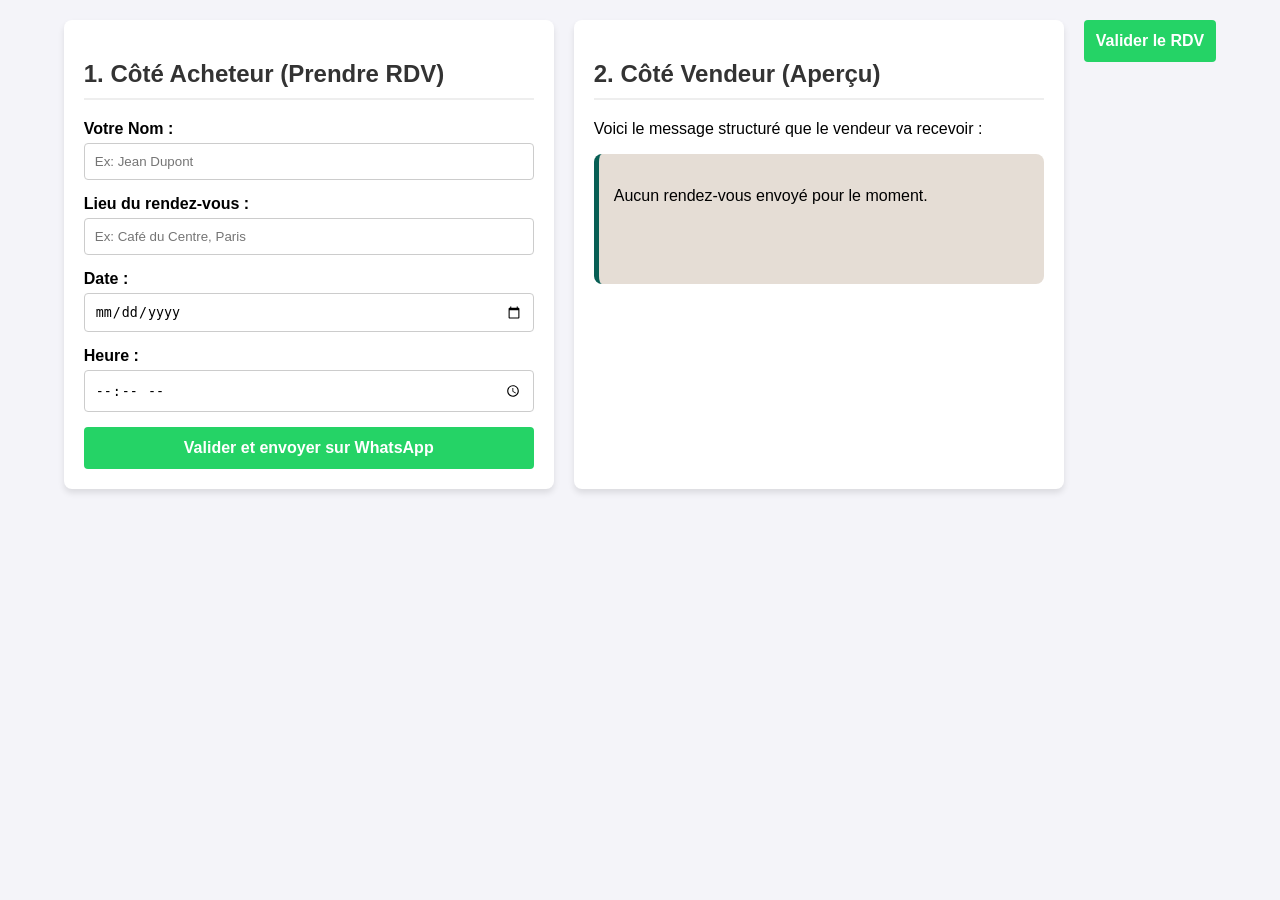
<file: face-a-face.html>
<!DOCTYPE html>
<html lang="fr">
<head>
    <meta charset="UTF-8">
    <meta name="viewport" content="width=device-width, initial-scale=1.0">
    <title>Organisation de Rendez-vous</title>
    <style>
        body {
            font-family: Arial, sans-serif;
            background-color: #f4f4f9;
            margin: 0;
            padding: 20px;
            display: flex;
            justify-content: center;
            gap: 20px;
            flex-wrap: wrap;
        }
        .container {
            background: white;
            padding: 20px;
            border-radius: 8px;
            box-shadow: 0 4px 6px rgba(0,0,0,0.1);
            width: 100%;
            max-width: 450px;
        }
        h2 {
            color: #333;
            border-bottom: 2px solid #eee;
            padding-bottom: 10px;
        }
        .form-group {
            margin-bottom: 15px;
        }
        label {
            display: block;
            margin-bottom: 5px;
            font-weight: bold;
        }
        input, select {
            width: 100%;
            padding: 10px;
            border: 1px solid #ccc;
            border-radius: 4px;
            box-sizing: border-box;
        }
        button {
            width: 100%;
            padding: 12px;
            background-color: #25D366; /* Couleur WhatsApp */
            color: white;
            border: none;
            border-radius: 4px;
            font-size: 16px;
            cursor: pointer;
            font-weight: bold;
        }
        button:hover {
            background-color: #128C7E;
        }
        .vendeur-box {
            background-color: #e5ddd5; /* Fond style WhatsApp */
            padding: 15px;
            border-radius: 8px;
            min-height: 100px;
            white-space: pre-line;
            border-left: 5px solid #075e54;
        }
    </style>
</head>
<body>

    <div class="container">
        <h2>1. Côté Acheteur (Prendre RDV)</h2>
        <form id="rdvForm">
            <div class="form-group">
                <label for="nom">Votre Nom :</label>
                <input type="text" id="nom" placeholder="Ex: Jean Dupont" required>
            </div>
            
            <div class="form-group">
                <label for="lieu">Lieu du rendez-vous :</label>
                <input type="text" id="lieu" placeholder="Ex: Café du Centre, Paris" required>
            </div>
            
            <div class="form-group">
                <label for="date">Date :</label>
                <input type="date" id="date" required>
            </div>
            
            <div class="form-group">
                <label for="heure">Heure :</label>
                <input type="time" id="heure" required>
            </div>
            
            <button type="button" onclick="envoyerWhatsApp()">Valider et envoyer sur WhatsApp</button>
        </form>
    </div>

    <div class="container">
        <h2>2. Côté Vendeur (Aperçu)</h2>
        <p>Voici le message structuré que le vendeur va recevoir :</p>
        <div class="vendeur-box" id="aperçuMessage">
            Aucun rendez-vous envoyé pour le moment.
        </div>
    </div>

    <script>
        function envoyerWhatsApp() {
            // Récupération des données du formulaire
            const nom = document.getElementById('nom').value;
            const lieu = document.getElementById('lieu').value;
            const date = document.getElementById('date').value;
            const heure = document.getElementById('heure').value;

            // Vérification que tous les champs sont remplis
            if (!nom || !lieu || !date || !heure) {
                alert("Veuillez remplir tous les champs avant de valider.");
                return;
            }

            // Construction du message structuré
            const message = `Bonjour, je souhaite confirmer le rendez-vous :\n\n` +
                            `👤 *Nom :* ${nom}\n` +
                            `📍 *Lieu :* ${lieu}\n` +
                            `📅 *Date :* ${date}\n` +
                            `⏰ *Heure :* ${heure}`;

            // 1. Simuler l'affichage côté vendeur sur la page
            document.getElementById('aperçuMessage').innerText = message;

            // 2. Ouvrir WhatsApp avec le message pré-rempli
            // REMPLACEZ '1234567890' par votre vrai numéro de téléphone (avec l'indicatif pays, ex: 33612345678 pour la France)
            const numeroTelephone = "1234567890"; 
            const urlWhatsApp = `https://wa.me/${numeroTelephone}?text=${encodeURIComponent(message)}`;
            
            // Ouvre l'application ou le site WhatsApp dans un nouvel onglet
            window.open(urlWhatsApp, '_blank');
        }
    </script>
    <form id="rdvForm">
        <button type="button" onclick="envoyerWhatsApp()">Valider le RDV</button>
    </form>

    <script>
        // 1. On récupère dynamiquement le numéro du vendeur 
        // (généré par ton serveur/base de données)
        const numeroDuVendeurConcerne = "33612345678"; // Ce numéro changera selon le vendeur

        function envoyerWhatsApp() {
            const nom = document.getElementById('nom').value;
            const lieu = document.getElementById('lieu').value;
            const date = document.getElementById('date').value;
            const heure = document.getElementById('heure').value;

            const message = `Bonjour, je souhaite confirmer le rendez-vous :\n\n👤 *Nom :* ${nom}\n📍 *Lieu :* ${lieu}\n📅 *Date :* ${date}\n⏰ *Heure :* ${heure}`;

            // 2. On utilise la variable du numéro ici
            const urlWhatsApp = `https://wa.me/${numeroDuVendeurConcerne}?text=${encodeURIComponent(message)}`;
            
            window.open(urlWhatsApp, '_blank');
        }
    </script>

</body>
</html>
</file>
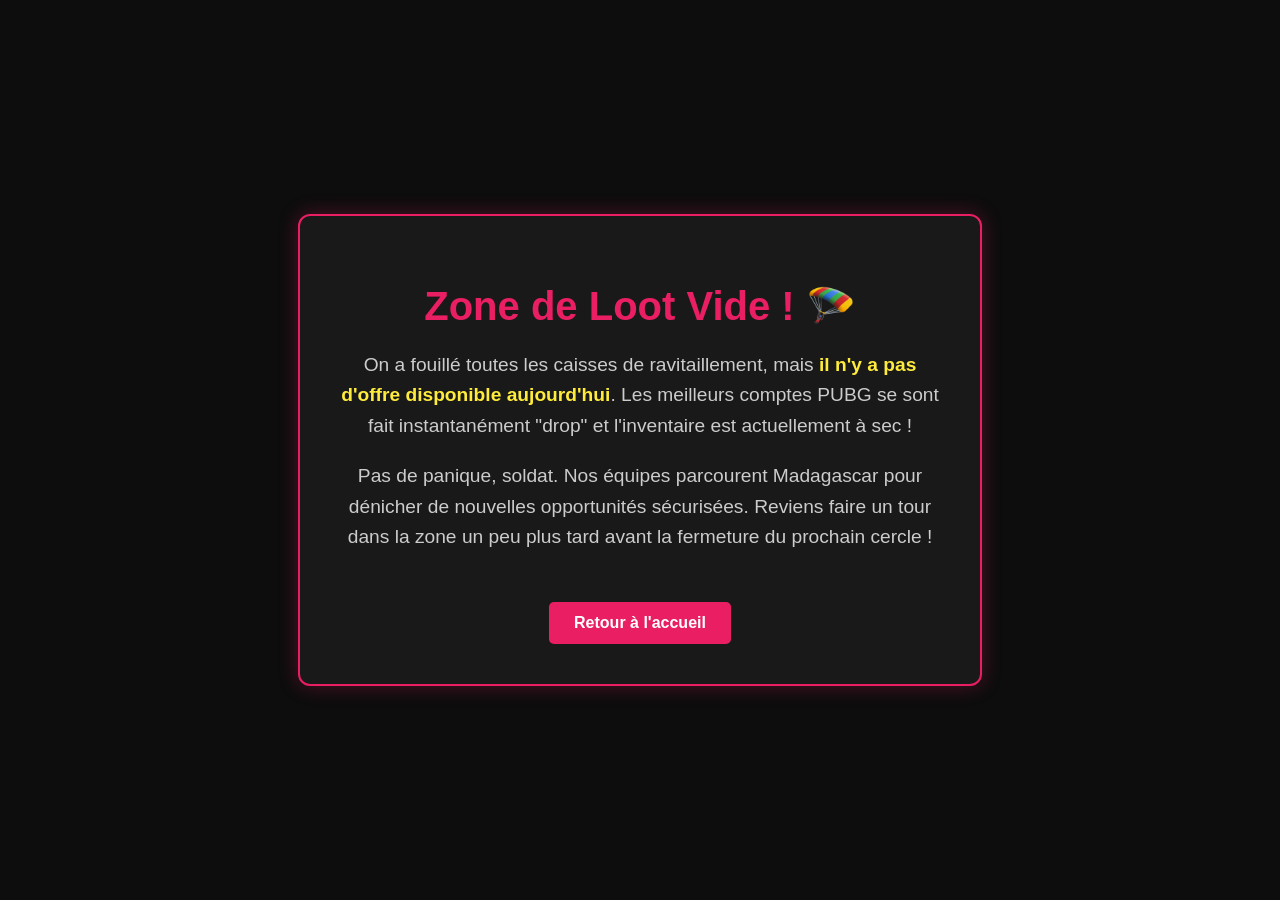
<file: offre.html>
<!DOCTYPE html>
<html lang="fr">
<head>
    <meta charset="UTF-8">
    <meta name="viewport" content="width=device-width, initial-scale=1.0">
    <title>Gameur Store Mada - Offres</title>
    <style>
        body {
            background-color: #0d0d0d; /* Fond sombre style gaming */
            color: #ffffff;
            font-family: 'Segoe UI', Tahoma, Geneva, Verdana, sans-serif;
            margin: 0;
            padding: 0;
            display: flex;
            justify-content: center;
            align-items: center;
            height: 100vh;
            text-align: center;
        }
        .container {
            max-width: 600px;
            padding: 40px;
            background: rgba(255, 255, 255, 0.05);
            border-radius: 12px;
            border: 2px solid #e91e63; /* Bordure rose/rouge comme ton thème PUBG */
            box-shadow: 0 0 20px rgba(233, 30, 99, 0.3);
        }
        h1 {
            color: #e91e63;
            font-size: 2.5rem;
            margin-bottom: 20px;
        }
        p {
            font-size: 1.2rem;
            line-height: 1.6;
            color: #cccccc;
        }
        .highlight {
            color: #ffeb3b; /* Jaune pour attirer l'attention */
            font-weight: bold;
        }
        .btn-retour {
            display: inline-block;
            margin-top: 30px;
            padding: 12px 25px;
            background-color: #e91e63;
            color: white;
            text-decoration: none;
            border-radius: 5px;
            font-weight: bold;
            transition: 0.3s;
        }
        .btn-retour:hover {
            background-color: #ad1457;
            box-shadow: 0 0 10px rgba(233, 30, 99, 0.5);
        }
    </style>
</head>
<body>

    <div class="container">
        <h1>Zone de Loot Vide ! 🪂</h1>
        
        <p>
            On a fouillé toutes les caisses de ravitaillement, mais <span class="highlight">il n'y a pas d'offre disponible aujourd'hui</span>. 
            Les meilleurs comptes PUBG se sont fait instantanément "drop" et l'inventaire est actuellement à sec !
        </p>
        
        <p>
            Pas de panique, soldat. Nos équipes parcourent Madagascar pour dénicher de nouvelles opportunités sécurisées. 
            Reviens faire un tour dans la zone un peu plus tard avant la fermeture du prochain cercle !
        </p>

        <a href="index.html" class="btn-retour">Retour à l'accueil</a>
    </div>

</body>
</html>
</file>
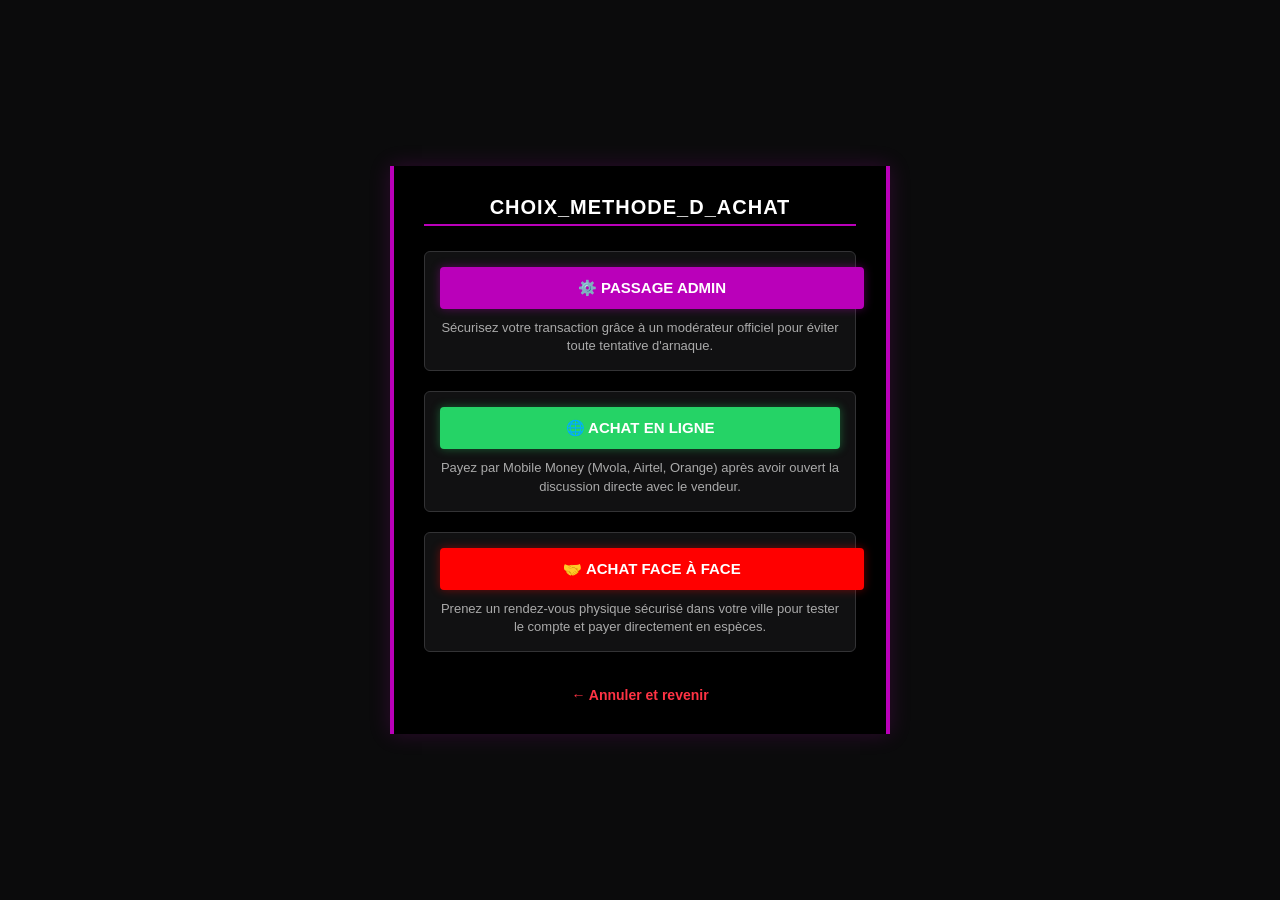
<file: option.html>
<!DOCTYPE html>
<html lang="fr">
<head>
    <meta charset="UTF-8">
    <meta name="viewport" content="width=device-width, initial-scale=1.0">
    <title>Options d'achat - Gameur Store</title>
    <style>
        body {
            background-color: #0b0b0c;
            color: #ffffff;
            font-family: 'Segoe UI', Tahoma, Geneva, Verdana, sans-serif;
            margin: 0;
            padding: 0;
            display: flex;
            justify-content: center;
            align-items: center;
            min-height: 100vh;
        }
        .options-container {
            width: 100%;
            max-width: 500px;
            background: #000000;
            padding: 30px;
            border-left: 4px solid #ba00ba;
            border-right: 4px solid #ba00ba;
            box-shadow: 0 0 20px rgba(186, 0, 186, 0.2);
            box-sizing: border-box;
            text-align: center;
        }
        .title-neon {
            color: #ffffff;
            font-size: 20px;
            font-weight: bold;
            text-transform: uppercase;
            letter-spacing: 1px;
            margin-bottom: 25px;
            border-bottom: 2px solid #ba00ba;
            padding-bottom: 5px;
        }
        .option-block {
            background: #111112;
            border: 1px solid #333335;
            padding: 15px;
            border-radius: 6px;
            margin-bottom: 20px;
            transition: transform 0.2s, border-color 0.2s;
        }
        .option-block:hover {
            border-color: #ba00ba;
            transform: scale(1.02);
        }
        .btn-gaming {
            width: 100%;
            color: white;
            border: none;
            padding: 12px;
            border-radius: 4px;
            font-weight: bold;
            font-size: 15px;
            cursor: pointer;
            text-transform: uppercase;
            margin-bottom: 10px;
            display: inline-block;
            text-decoration: none;
        }
        .btn-admin {
            background: #ba00ba;
            box-shadow: 0 0 10px rgba(186, 0, 186, 0.4);
        }
        .btn-online {
            background: #25D366;
            box-shadow: 0 0 10px rgba(37, 211, 102, 0.4);
        }
        .btn-face {
            background: #ff0000;
            box-shadow: 0 0 10px rgba(255, 0, 0, 0.4);
        }
        .small-phrase {
            color: #aaaaaa;
            font-size: 13px;
            line-height: 1.4;
            margin: 0;
        }
        .back-btn {
            color: #ff3344;
            text-decoration: none;
            font-weight: bold;
            display: inline-block;
            margin-top: 15px;
            font-size: 14px;
        }
    </style>
</head>
<body>

    <div class="options-container">
        <div class="title-neon">CHOIX_METHODE_D_ACHAT</div>
        
        <div class="option-block">
            <a href="admin-process.html" class="btn-gaming btn-admin">⚙️ Passage Admin</a>
            <p class="small-phrase">Sécurisez votre transaction grâce à un modérateur officiel pour éviter toute tentative d'arnaque.</p>
        </div>

    <div class="option-block">
    <button onclick="lancerAchatEnLigne()" class="btn-gaming btn-online" style="width: 100%; border: none;">
        🌐 Achat en ligne
    </button>
    <p class="small-phrase">Payez par Mobile Money (Mvola, Airtel, Orange) après avoir ouvert la discussion directe avec le vendeur.</p>
</div>

        <div class="option-block">
            <a href="face-a-face.html" class="btn-gaming btn-face">🤝 Achat Face à Face</a>
            <p class="small-phrase">Prenez un rendez-vous physique sécurisé dans votre ville pour tester le compte et payer directement en espèces.</p>
        </div>

        <a href="acheter.html" class="back-btn">← Annuler et revenir</a>
    </div>
<script>
    function lancerAchatEnLigne() {
        // 1. On récupère les infos du compte PUBG et le téléphone du vendeur
        const annonce = JSON.parse(localStorage.getItem('annonceSelectionnee'));
        
        if (annonce && annonce.telephone) {
            const numeroVendeur = annonce.telephone;
            const titreCompte = encodeURIComponent(annonce.titre || 'Compte PUBG');
            
            // 2. On prépare le message d'alerte pour WhatsApp
            const messageWhatsApp = `Salut ! Je viens de cliquer sur 'Acheter Direct' pour ton compte PUBG (${titreCompte}). Rejoins-moi vite sur le tchat du site pour qu'on fasse l'échange !`;
            const lienWhatsApp = `https://wa.me/${numeroVendeur}?text=${messageWhatsApp}`;
            
            // 3. Action : On ouvre d'abord WhatsApp dans un nouvel onglet pour alerter le vendeur
            window.open(lienWhatsApp, '_blank');
        }

        // 4. On redirige immédiatement l'acheteur sur le tchat en direct
        window.location.href = "achat-en-ligne.html";
    }
</script>
</body>
</html>
</file>
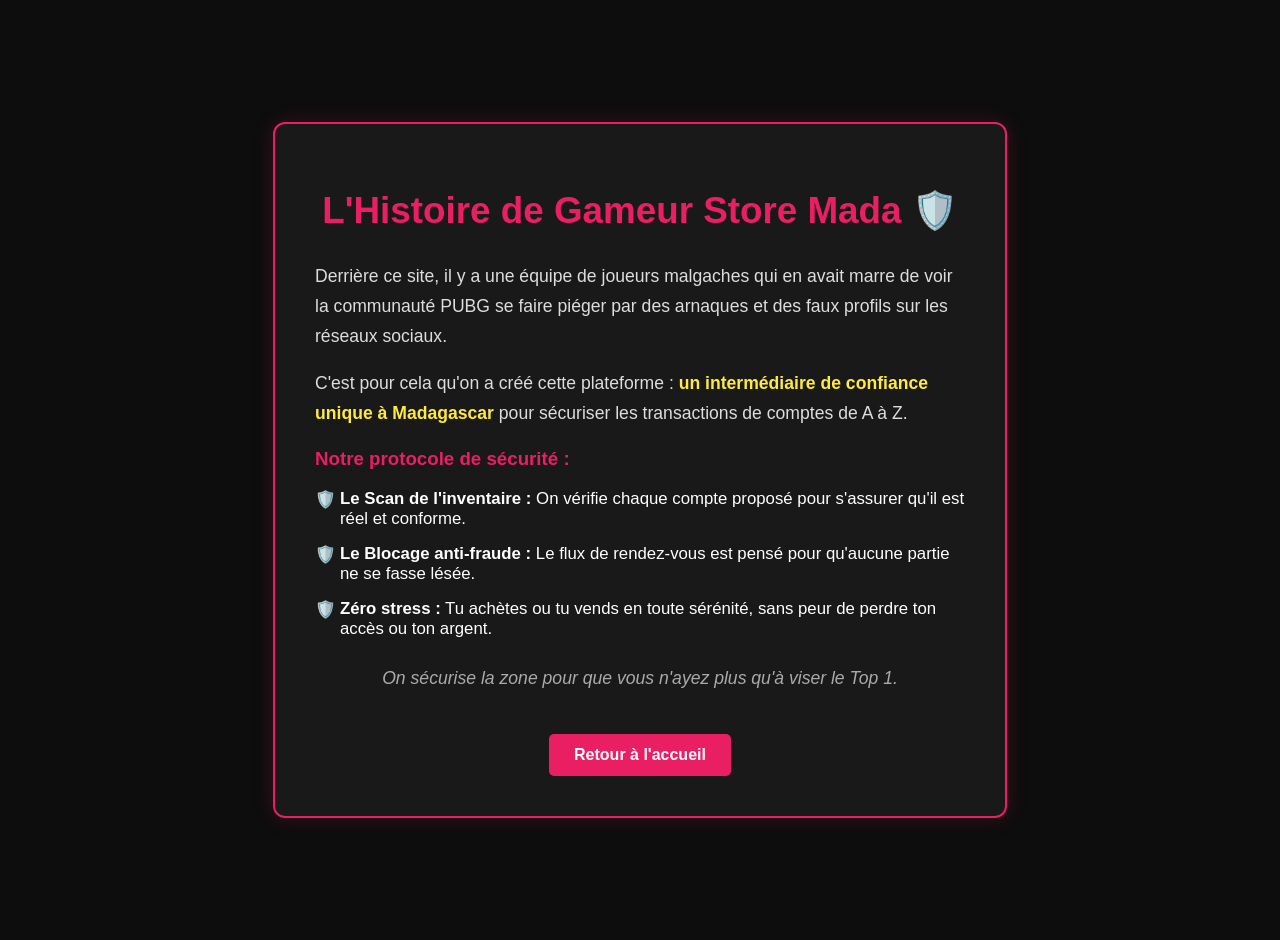
<file: propos.html>
<!DOCTYPE html>
<html lang="fr">
<head>
    <meta charset="UTF-8">
    <meta name="viewport" content="width=device-width, initial-scale=1.0">
    <title>Gameur Store Mada - A propos</title>
    <style>
        body {
            background-color: #0d0d0d;
            color: #ffffff;
            font-family: 'Segoe UI', Tahoma, Geneva, Verdana, sans-serif;
            margin: 0;
            padding: 20px;
            display: flex;
            justify-content: center;
            align-items: center;
            min-height: 100vh;
        }
        .container {
            max-width: 650px;
            padding: 40px;
            background: rgba(255, 255, 255, 0.05);
            border-radius: 12px;
            border: 2px solid #e91e63;
            box-shadow: 0 0 20px rgba(233, 30, 99, 0.2);
        }
        h1, h3 {
            color: #e91e63;
        }
        h1 {
            font-size: 2.3rem;
            text-align: center;
            margin-bottom: 30px;
        }
        p {
            font-size: 1.1rem;
            line-height: 1.7;
            color: #dddddd;
        }
        ul {
            list-style-type: none;
            padding: 0;
        }
        ul li {
            margin-bottom: 15px;
            padding-left: 25px;
            position: relative;
            font-size: 1.05rem;
        }
        ul li::before {
            content: "🛡️";
            position: absolute;
            left: 0;
            top: 0;
        }
        .highlight {
            color: #ffeb3b;
            font-weight: bold;
        }
        .btn-retour {
            display: block;
            width: fit-content;
            margin: 40px auto 0 auto;
            padding: 12px 25px;
            background-color: #e91e63;
            color: white;
            text-decoration: none;
            border-radius: 5px;
            font-weight: bold;
            transition: 0.3s;
        }
        .btn-retour:hover {
            background-color: #ad1457;
        }
    </style>
</head>
<body>

    <div class="container">
        <h1>L'Histoire de Gameur Store Mada 🛡️</h1>
        
        <p>
            Derrière ce site, il y a une équipe de joueurs malgaches qui en avait marre de voir la communauté PUBG se faire piéger par des arnaques et des faux profils sur les réseaux sociaux. 
        </p>
        
        <p>
            C'est pour cela qu'on a créé cette plateforme : <span class="highlight">un intermédiaire de confiance unique à Madagascar</span> pour sécuriser les transactions de comptes de A à Z.
        </p>

        <h3>Notre protocole de sécurité :</h3>
        <ul>
            <li><strong>Le Scan de l'inventaire :</strong> On vérifie chaque compte proposé pour s'assurer qu'il est réel et conforme.</li>
            <li><strong>Le Blocage anti-fraude :</strong> Le flux de rendez-vous est pensé pour qu'aucune partie ne se fasse lésée.</li>
            <li><strong>Zéro stress :</strong> Tu achètes ou tu vends en toute sérénité, sans peur de perdre ton accès ou ton argent.</li>
        </ul>

        <p style="text-align: center; margin-top: 25px; font-style: italic; color: #aaa;">
            On sécurise la zone pour que vous n'ayez plus qu'à viser le Top 1.
        </p>

        <a href="index.html" class="btn-retour">Retour à l'accueil</a>
    </div>

</body>
</html>
</file>
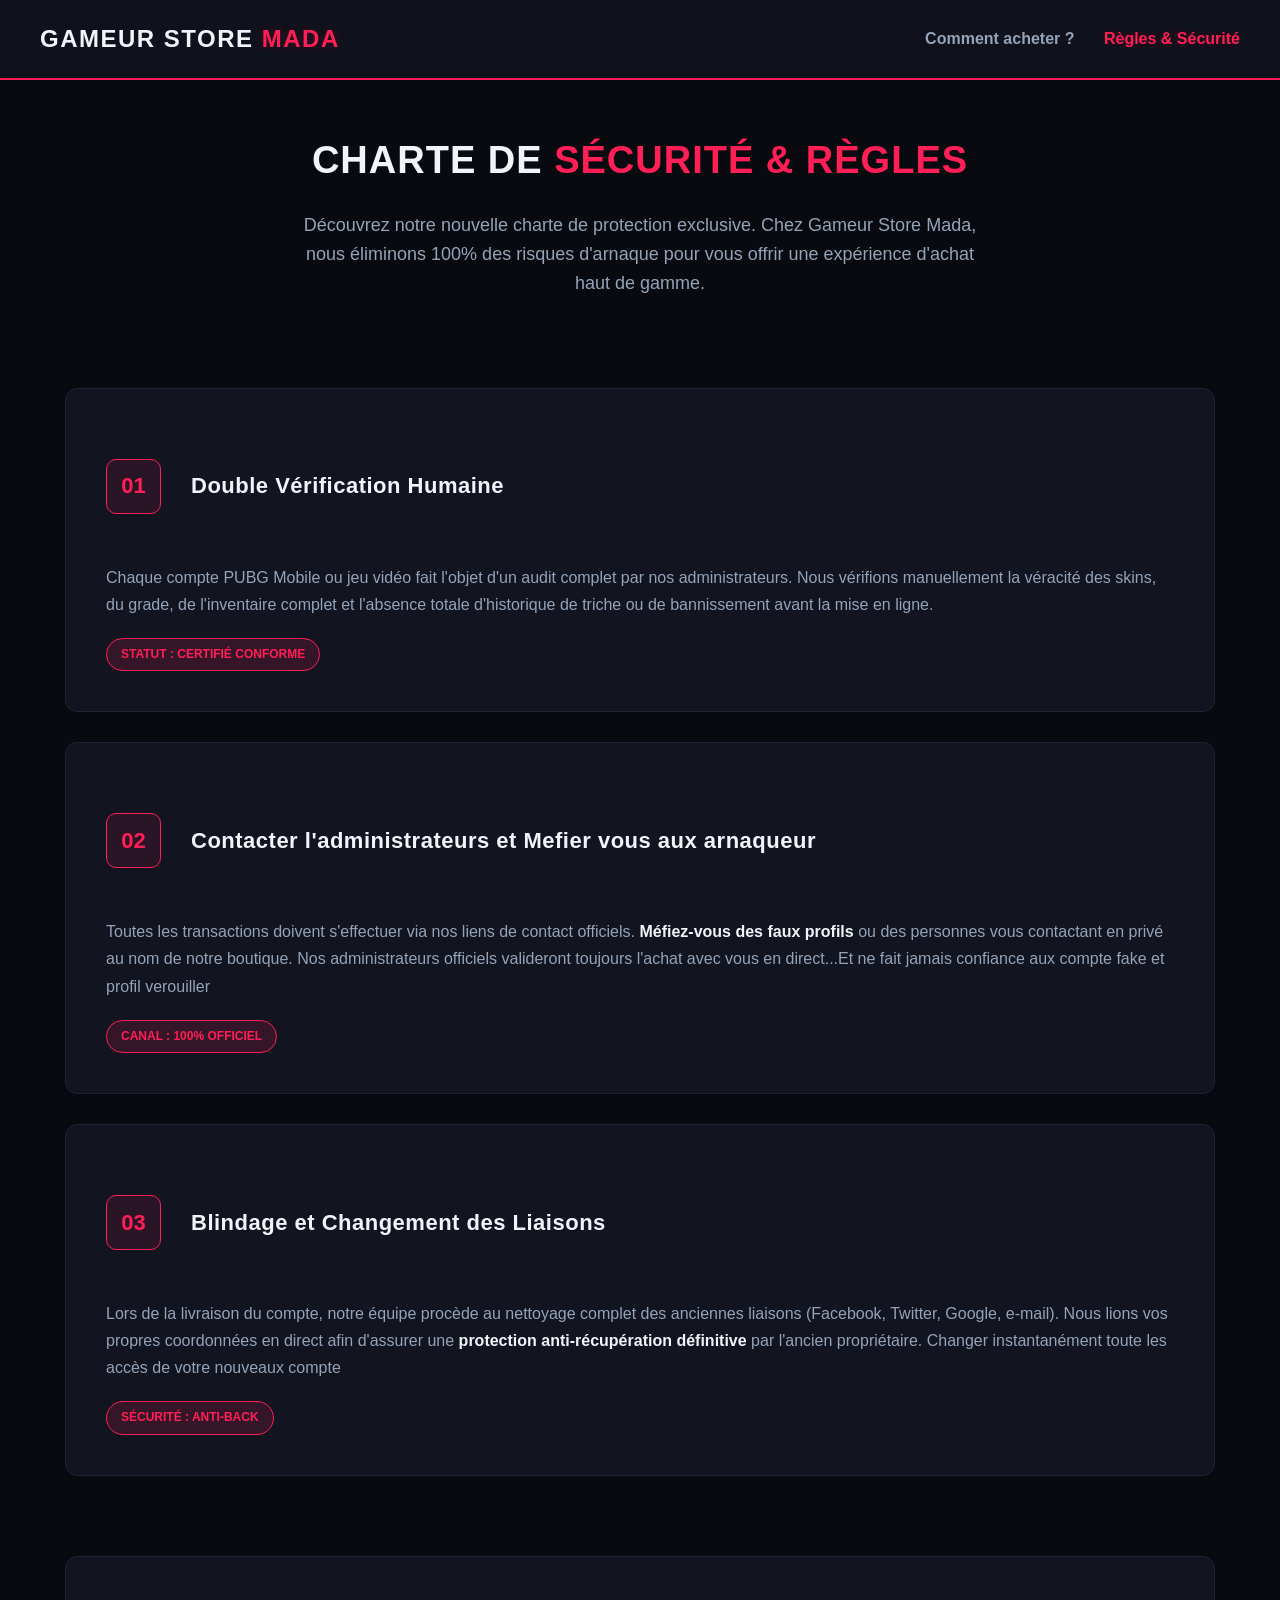
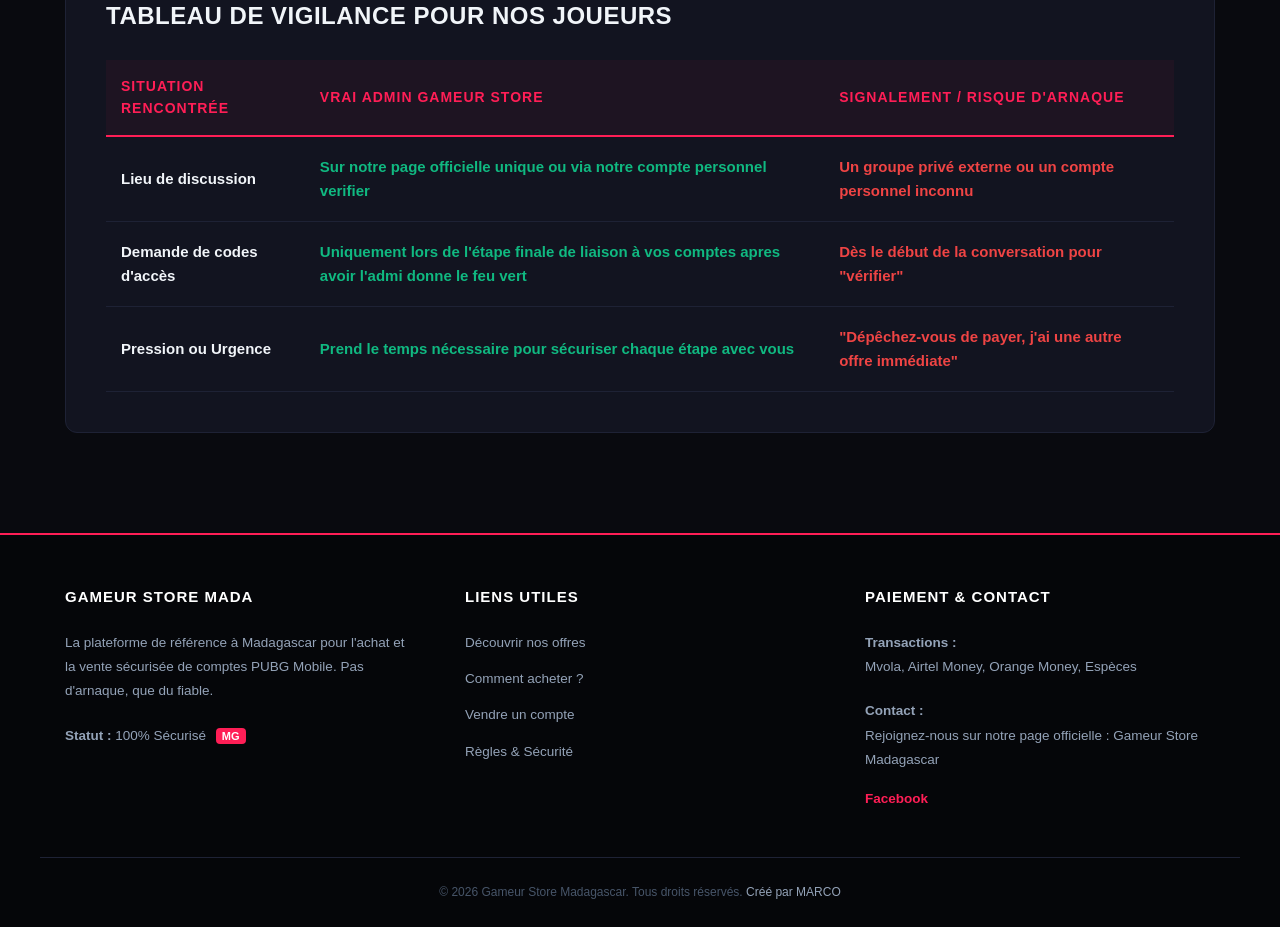
<file: regle.html>
<!DOCTYPE html>
<html lang="fr">
<head>
    <meta charset="UTF-8">
    <meta name="viewport" content="width=device-width, initial-scale=1.0">
    <title>Gameur Store Mada - Règles & Sécurité Innovantes</title>
    <style>
        /* --- VARIABLES ET RESET --- */
        *, *::before, *::after {
            box-sizing: border-box;
        }
        :root {
            --bg-dark: #090a0f;
            --bg-card: #121420;
            --accent-neon: #ff1e56;
            --accent-glow: rgba(255, 30, 86, 0.2);
            --text-main: #f1f5f9;
            --text-muted: #94a3b8;
            --border-color: #1e2235;
        }

        body {
            background-color: var(--bg-dark);
            color: var(--text-main);
            font-family: 'Segoe UI', Roboto, Helvetica, Arial, sans-serif;
            margin: 0;
            padding: 0;
            line-height: 1.6;
            overflow-x: hidden;
        }

        /* --- EN-TÊTE DU SITE --- */
        header {
            background-color: rgba(18, 20, 32, 0.8);
            backdrop-filter: blur(10px);
            border-bottom: 2px solid var(--accent-neon);
            padding: 20px 40px;
            display: block;
            position: sticky;
            top: 0;
            z-index: 100;
        }
        .header-container {
            max-width: 1200px;
            margin: 0 auto;
            display: table;
            width: 100%;
        }
        .logo-box {
            display: table-cell;
            vertical-align: middle;
            font-size: 24px;
            font-weight: 800;
            letter-spacing: 1.5px;
        }
        .logo-box span {
            color: var(--accent-neon);
            text-shadow: 0 0 10px var(--accent-glow);
        }
        .nav-box {
            display: table-cell;
            text-align: right;
            vertical-align: middle;
        }
        .nav-box a {
            color: var(--text-muted);
            text-decoration: none;
            font-weight: 600;
            margin-left: 25px;
            transition: color 0.3s, text-shadow 0.3s;
        }
        .nav-box a:hover, .nav-box a.active {
            color: var(--accent-neon);
            text-shadow: 0 0 8px var(--accent-glow);
        }

        /* --- ANIMATIONS --- */
        @keyframes revealCard {
            from {
                opacity: 0;
                transform: translateY(40px) scale(0.98);
            }
            to {
                opacity: 1;
                transform: translateY(0) scale(1);
            }
        }

        @keyframes neonPulse {
            0% { border-color: var(--border-color); box-shadow: 0 4px 6px -1px rgba(0,0,0,0.1); }
            50% { border-color: var(--accent-neon); box-shadow: 0 0 15px rgba(255, 30, 86, 0.3); }
            100% { border-color: var(--border-color); box-shadow: 0 4px 6px -1px rgba(0,0,0,0.1); }
        }

        /* --- CONTENEUR PRINCIPAL --- */
        .main-container {
            max-width: 1200px;
            margin: 50px auto;
            padding: 0 25px;
        }

        .section-intro {
            text-align: center;
            margin-bottom: 60px;
            animation: revealCard 0.8s ease-out forwards;
        }
        .section-intro h1 {
            font-size: 38px;
            font-weight: 800;
            text-transform: uppercase;
            letter-spacing: 1px;
            margin-bottom: 20px;
        }
        .section-intro h1 span {
            color: var(--accent-neon);
        }
        .section-intro p {
            font-size: 18px;
            color: var(--text-muted);
            max-width: 700px;
            margin: 0 auto;
        }

        /* --- GRILLE DE DESIGN DES RÈGLES --- */
        .security-grid {
            display: table;
            width: 100%;
            border-collapse: separate;
            border-spacing: 0 30px;
        }

        .security-row {
            display: table-row;
        }

        .security-card {
            display: table-cell;
            background-color: var(--bg-card);
            border: 1px solid var(--border-color);
            border-radius: 12px;
            padding: 40px;
            position: relative;
            animation: revealCard 1s ease-out forwards;
            transition: transform 0.3s ease, border-color 0.3s ease;
        }

        /* Effet au survol en CSS */
        .security-row:hover .security-card {
            transform: scale(1.01) translateX(5px);
            border-color: var(--accent-neon);
            box-shadow: 0 10px 30px rgba(255, 30, 86, 0.1);
        }

        .card-header-layout {
            display: table;
            width: 100%;
            margin-bottom: 20px;
        }
        .card-icon-cell {
            display: table-cell;
            width: 70px;
            vertical-align: middle;
        }
        .icon-shield-wrap {
            width: 55px;
            height: 55px;
            background-color: rgba(255, 30, 86, 0.1);
            border: 1px solid var(--accent-neon);
            border-radius: 10px;
            display: flex;
            align-items: center;
            justify-content: center;
            color: var(--accent-neon);
            font-weight: bold;
            font-size: 22px;
        }
        .card-title-cell {
            display: table-cell;
            vertical-align: middle;
            padding-left: 15px;
        }
        .card-title-cell h2 {
            margin: 0;
            font-size: 22px;
            font-weight: 700;
            letter-spacing: 0.5px;
        }
        
        .card-body-text {
            color: var(--text-muted);
            font-size: 16px;
            line-height: 1.7;
        }

        .card-body-text strong {
            color: var(--text-main);
        }

        /* Badge d'action clignotant */
        .pulse-badge {
            display: inline-block;
            background-color: rgba(255, 30, 86, 0.15);
            color: var(--accent-neon);
            padding: 6px 14px;
            font-size: 12px;
            font-weight: 700;
            border-radius: 20px;
            margin-top: 20px;
            border: 1px solid var(--accent-neon);
            text-transform: uppercase;
            animation: neonPulse 3s infinite ease-in-out;
        }

        /* --- VIGILANCE CHECKLIST TABLE --- */
        .checklist-section {
            background-color: var(--bg-card);
            border: 1px solid var(--border-color);
            border-radius: 12px;
            padding: 40px;
            margin-top: 50px;
            animation: revealCard 1.2s ease-out forwards;
        }
        .checklist-section h3 {
            font-size: 24px;
            margin-top: 0;
            margin-bottom: 25px;
            text-transform: uppercase;
            letter-spacing: 0.5px;
        }
        .checklist-table {
            width: 100%;
            border-collapse: collapse;
        }
        .checklist-table th {
            background-color: rgba(255, 30, 86, 0.05);
            color: var(--accent-neon);
            text-align: left;
            padding: 15px;
            font-size: 14px;
            text-transform: uppercase;
            letter-spacing: 1px;
            border-bottom: 2px solid var(--accent-neon);
        }
        .checklist-table td {
            padding: 18px 15px;
            border-bottom: 1px solid var(--border-color);
            font-size: 15px;
        }
        .checklist-table tr:hover td {
            background-color: rgba(255,255,255,0.01);
            color: var(--text-main);
        }
        .status-true {
            color: #10b981;
            font-weight: bold;
        }
        .status-false {
            color: #ef4444;
            font-weight: bold;
        }

        /* --- FOOTER DE VOTRE DESIGN ORIGINAL --- */
        footer {
            background-color: #050609;
            border-top: 2px solid var(--accent-neon);
            color: #fff;
            padding: 50px 30px 25px 30px;
            margin-top: 100px;
        }
        .footer-content {
            max-width: 1200px;
            margin: 0 auto;
            display: table;
            width: 100%;
        }
        .footer-column {
            display: table-cell;
            width: 33.333%;
            padding: 0 25px;
            vertical-align: top;
        }
        .footer-column h4 {
            color: #fff;
            font-size: 15px;
            text-transform: uppercase;
            margin-top: 0;
            margin-bottom: 22px;
            letter-spacing: 1px;
        }
        .footer-column p, .footer-column ul {
            color: var(--text-muted);
            font-size: 13.5px;
            line-height: 1.8;
            margin: 0;
            padding: 0;
            list-style: none;
        }
        .footer-column ul li {
            margin-bottom: 12px;
        }
        .footer-column ul li a {
            color: var(--text-muted);
            text-decoration: none;
            transition: color 0.3s;
        }
        .footer-column ul li a:hover {
            color: var(--accent-neon);
        }
        .footer-bottom {
            max-width: 1200px;
            margin: 45px auto 0 auto;
            padding-top: 25px;
            border-top: 1px solid var(--border-color);
            text-align: center;
            font-size: 12px;
            color: #475569;
        }
        .footer-bottom span {
            color: var(--text-muted);
        }
        
        .badge-secure-mg {
            background-color: var(--accent-neon);
            color: #fff;
            padding: 2px 6px;
            font-size: 11px;
            font-weight: 800;
            border-radius: 4px;
            margin-left: 6px;
        }
    </style>
</head>
<body>

    <!-- BARRE DE NAVIGATION REPRIS DE VOTRE PROJET -->
    <header>
        <div class="header-container">
            <div class="logo-box">GAMEUR STORE <span>MADA</span></div>
            <div class="nav-box">
                <a href="acheter.html">Comment acheter ?</a>
                <a href="#" class="active">Règles & Sécurité</a>
            </div>
        </div>
    </header>

    <div class="main-container">
        
        <!-- INTRODUCTION ANIMÉE -->
        <div class="section-intro">
            <h1>Charte de <span>Sécurité & Règles</span></h1>
            <p>Découvrez notre nouvelle charte de protection exclusive. Chez Gameur Store Mada, nous éliminons 100% des risques d'arnaque pour vous offrir une expérience d'achat haut de gamme.</p>
        </div>

        <!-- GRILLE DES NOUVELLES RÈGLES STRUCTURÉES -->
        <div class="security-grid">
            
            <!-- RÈGLE 1 -->
            <div class="security-row">
                <div class="security-card">
                    <div class="card-header-layout">
                        <div class="card-icon-cell">
                            <div class="icon-shield-wrap">01</div>
                        </div>
                        <div class="card-title-cell">
                            <h2>Double Vérification Humaine</h2>
                        </div>
                    </div>
                    <div class="card-body-text">
                        Chaque compte PUBG Mobile ou jeu vidéo fait l'objet d'un audit complet par nos administrateurs. Nous vérifions manuellement la véracité des skins, du grade, de l'inventaire complet et l'absence totale d'historique de triche ou de bannissement avant la mise en ligne.
                    </div>
                    <div class="pulse-badge">Statut : Certifié Conforme</div>
                </div>
            </div>

            <!-- RÈGLE 2 -->
            <div class="security-row">
                <div class="security-card">
                    <div class="card-header-layout">
                        <div class="card-icon-cell">
                            <div class="icon-shield-wrap">02</div>
                        </div>
                        <div class="card-title-cell">
                            <h2>Contacter l'administrateurs et Mefier vous aux arnaqueur</h2>
                        </div>
                    </div>
                    <div class="card-body-text">
                        Toutes les transactions doivent s'effectuer via nos liens de contact officiels. <strong>Méfiez-vous des faux profils</strong> ou des personnes vous contactant en privé au nom de notre boutique. Nos administrateurs officiels valideront toujours l'achat avec vous en direct...Et ne fait jamais confiance aux compte fake et profil verouiller
                    </div>
                    <div class="pulse-badge">Canal : 100% Officiel</div>
                </div>
            </div>

            <!-- RÈGLE 3 -->
            <div class="security-row">
                <div class="security-card">
                    <div class="card-header-layout">
                        <div class="card-icon-cell">
                            <div class="icon-shield-wrap">03</div>
                        </div>
                        <div class="card-title-cell">
                            <h2>Blindage et Changement des Liaisons</h2>
                        </div>
                    </div>
                    <div class="card-body-text">
                        Lors de la livraison du compte, notre équipe procède au nettoyage complet des anciennes liaisons (Facebook, Twitter, Google, e-mail). Nous lions vos propres coordonnées en direct afin d'assurer une <strong>protection anti-récupération définitive</strong> par l'ancien propriétaire. Changer instantanément toute les accès de votre nouveaux compte
                    </div>
                    <div class="pulse-badge">Sécurité : Anti-Back</div>
                </div>
            </div>

        </div>

        <!-- CHECKLIST DE VIGILANCE EN TABLEAU -->
        <div class="checklist-section">
            <h3>Tableau de Vigilance pour nos Joueurs</h3>
            <table class="checklist-table">
                <thead>
                    <tr>
                        <th>Situation Rencontrée</th>
                        <th>Vrai Admin Gameur Store</th>
                        <th>Signalement / Risque d'Arnaque</th>
                    </tr>
                </thead>
                <tbody>
                    <tr>
                        <td><strong>Lieu de discussion</strong></td>
                        <td class="status-true">Sur notre page officielle unique ou via notre compte personnel verifier</td>
                        <td class="status-false">Un groupe privé externe ou un compte personnel inconnu</td>
                    </tr>
                    <tr>
                        <td><strong>Demande de codes d'accès</strong></td>
                        <td class="status-true">Uniquement lors de l'étape finale de liaison à vos comptes apres avoir l'admi donne le feu vert</td>
                        <td class="status-false">Dès le début de la conversation pour "vérifier"</td>
                    </tr>
                    <tr>
                        <td><strong>Pression ou Urgence</strong></td>
                        <td class="status-true">Prend le temps nécessaire pour sécuriser chaque étape avec vous</td>
                        <td class="status-false">"Dépêchez-vous de payer, j'ai une autre offre immédiate"</td>
                    </tr>
                </tbody>
            </table>
        </div>

    </div>

    <!-- LE FOOTER EXACT DE VOTRE SITE INTERNET -->
    <footer>
        <div class="footer-content">
            <div class="footer-column">
                <h4>Gameur Store Mada</h4>
                <p>La plateforme de référence à Madagascar pour l'achat et la vente sécurisée de comptes PUBG Mobile. Pas d'arnaque, que du fiable.</p>
                <p style="margin-top: 20px;"><strong>Statut :</strong> 100% Sécurisé <span class="badge-secure-mg">MG</span></p>
            </div>
            
            <div class="footer-column">
                <h4>Liens Utiles</h4>
                <ul>
                    <li><a href="index.html">Découvrir nos offres</a></li>
                    <li><a href="acheter.html">Comment acheter ?</a></li>
                    <li><a href="vente.html">Vendre un compte</a></li>
                    <li><a href="vente.html" class="active">Règles & Sécurité</a></li>
                </ul>
            </div>
            
            <div class="footer-column">
                <h4>Paiement & Contact</h4>
                <p><strong>Transactions :</strong><br>Mvola, Airtel Money, Orange Money, Espèces</p>
                <p style="margin-top: 20px;"><strong>Contact :</strong><br>Rejoignez-nous sur notre page officielle : Gameur Store Madagascar</p>
                <p style="margin-top: 15px;"><a href="#" style="color: var(--accent-neon); text-decoration: none; font-weight: bold;"><i class="fab fa-facebook"></i> Facebook</a></p>
            </div>
        </div>
        
        <div class="footer-bottom">
            &copy; 2026 Gameur Store Madagascar. Tous droits réservés. <span>Créé par MARCO</span>
        </div>
    </footer>

</body>
</html>
</file>
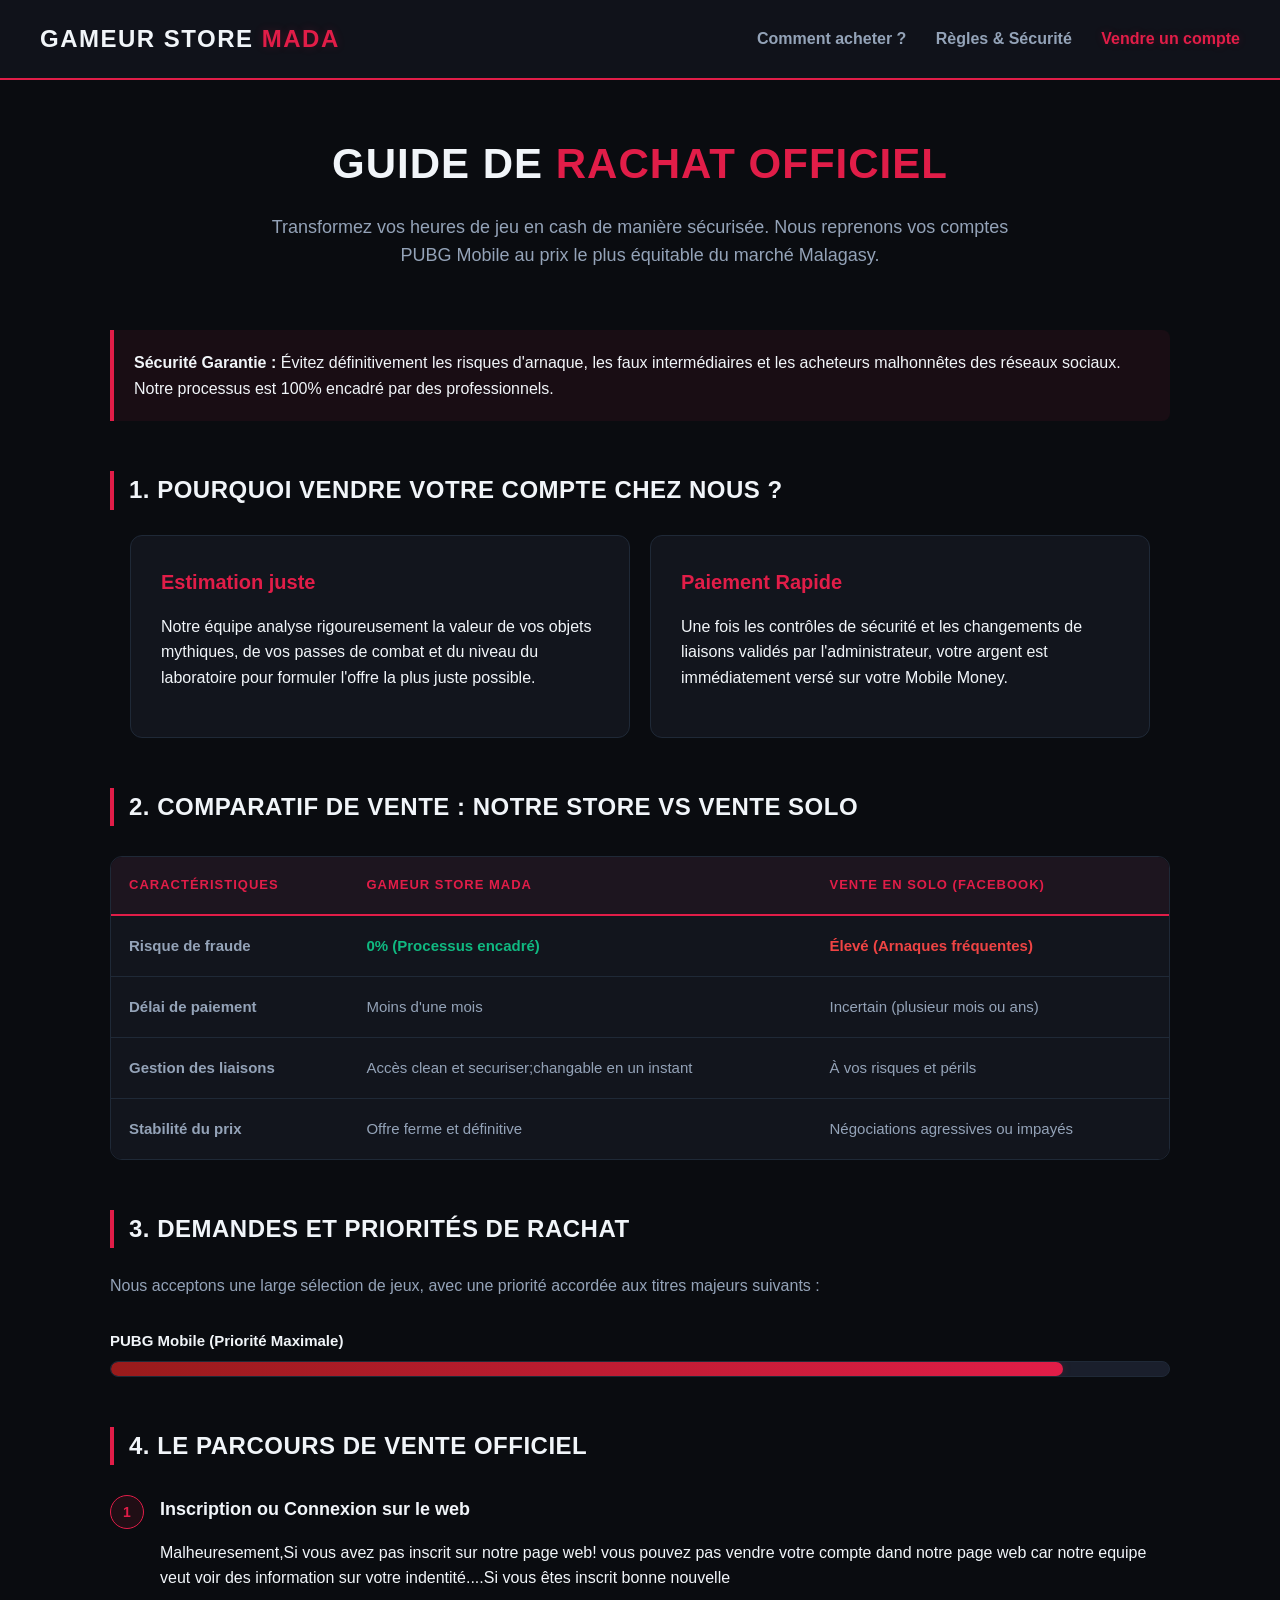
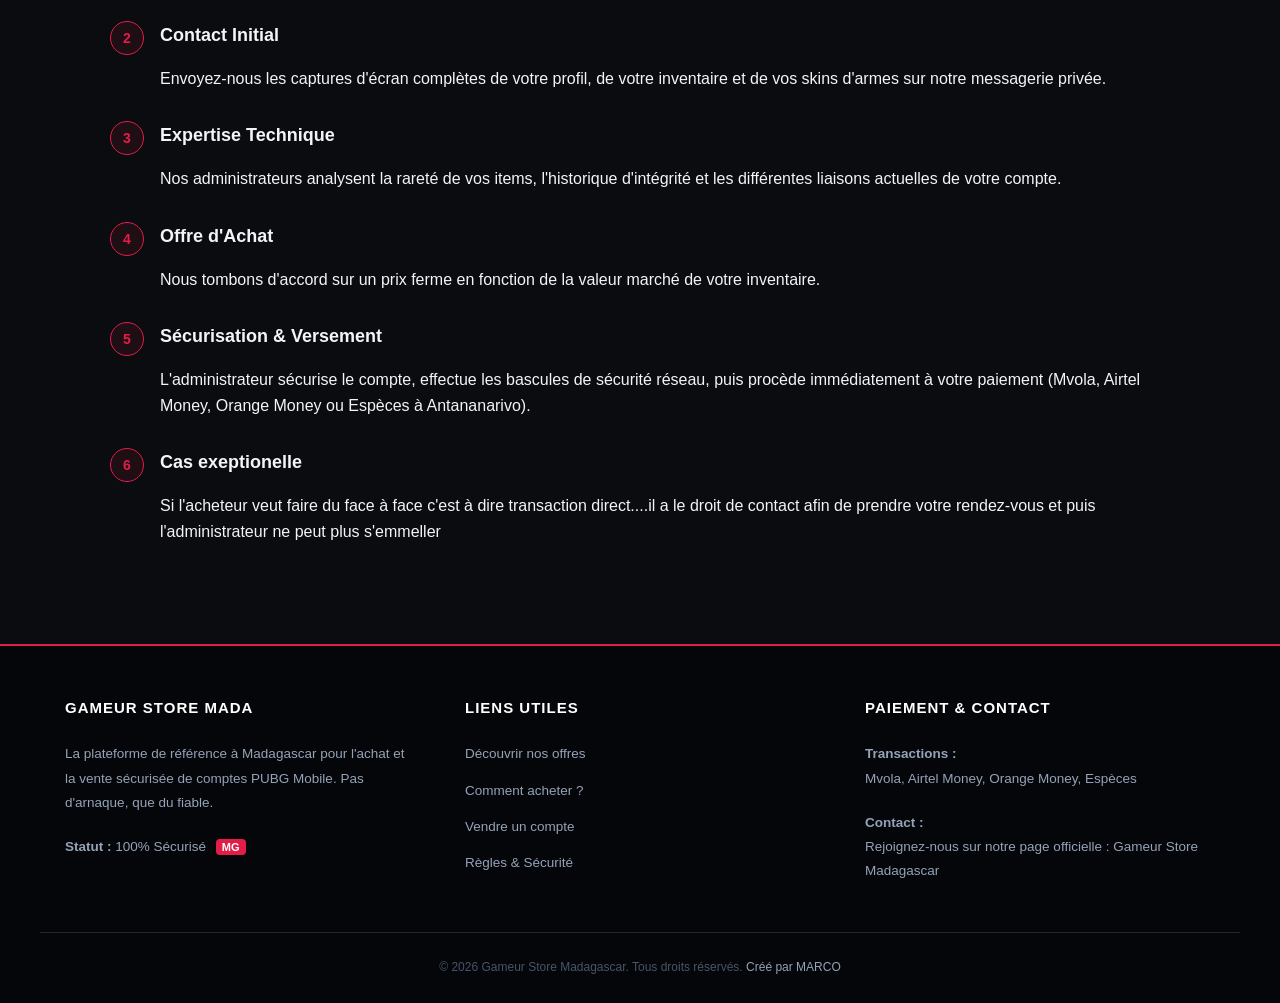
<file: vente.html>
<!DOCTYPE html>
<html lang="fr">
<head>
    <meta charset="UTF-8">
    <meta name="viewport" content="width=device-width, initial-scale=1.0">
    <title>Guide de Rachat Officiel - Gameur Store Mada</title>
    <style>
        /* --- RESET ET CONFIGURATION DE BASE --- */
        *, *::before, *::after {
            box-sizing: border-box;
        }

        :root {
            --bg-dark: #0a0c10;
            --bg-card: #12151d;
            --bg-card-hover: #161a26;
            --accent-neon: #e11d48;
            --accent-glow: rgba(225, 29, 72, 0.2);
            --text-main: #f1f5f9;
            --text-muted: #94a3b8;
            --border-color: #1f2937;
            --success: #10b981;
            --danger: #ef4444;
        }

        body {
            background-color: var(--bg-dark);
            color: var(--text-main);
            font-family: 'Segoe UI', Roboto, Helvetica, Arial, sans-serif;
            margin: 0;
            padding: 0;
            line-height: 1.6;
            overflow-x: hidden;
        }

        /* --- LOGO ET EN-TÊTE --- */
        header {
            background-color: rgba(18, 21, 29, 0.85);
            backdrop-filter: blur(12px);
            border-bottom: 2px solid var(--accent-neon);
            padding: 20px 40px;
            position: sticky;
            top: 0;
            z-index: 100;
        }

        .header-container {
            max-width: 1200px;
            margin: 0 auto;
            display: table;
            width: 100%;
        }

        .logo-box {
            display: table-cell;
            vertical-align: middle;
            font-size: 24px;
            font-weight: 800;
            letter-spacing: 1.5px;
        }

        .logo-box span {
            color: var(--accent-neon);
            text-shadow: 0 0 10px var(--accent-glow);
        }

        .nav-box {
            display: table-cell;
            text-align: right;
            vertical-align: middle;
        }

        .nav-box a {
            color: var(--text-muted);
            text-decoration: none;
            font-weight: 600;
            margin-left: 25px;
            transition: all 0.3s ease;
        }

        .nav-box a:hover, .nav-box a.active {
            color: var(--accent-neon);
            text-shadow: 0 0 8px var(--accent-glow);
        }

        /* --- CONTENEUR PRINCIPAL --- */
        .main-container {
            max-width: 1100px;
            margin: 50px auto;
            padding: 0 20px;
        }

        /* --- HERO INTRO --- */
        .guide-intro {
            text-align: center;
            margin-bottom: 60px;
            animation: fadeIn 0.8s ease-out;
        }

        .guide-intro h1 {
            font-size: 42px;
            font-weight: 800;
            text-transform: uppercase;
            letter-spacing: 1px;
            margin-bottom: 15px;
        }

        .guide-intro h1 span {
            color: var(--accent-neon);
        }

        .guide-intro p {
            font-size: 18px;
            color: var(--text-muted);
            max-width: 750px;
            margin: 0 auto;
        }

        /* --- TITRES DES SECTIONS --- */
        h2 {
            font-size: 24px;
            font-weight: 700;
            text-transform: uppercase;
            border-left: 4px solid var(--accent-neon);
            padding-left: 15px;
            margin-top: 50px;
            margin-bottom: 25px;
            letter-spacing: 0.5px;
        }

        /* --- BLOC ALERTE / ENCADRÉ --- */
        .alert-box {
            background-color: rgba(225, 29, 72, 0.07);
            border-left: 4px solid var(--accent-neon);
            padding: 20px;
            border-radius: 0 8px 8px 0;
            margin-bottom: 30px;
        }

        .alert-box p {
            margin: 0;
            font-size: 16px;
            color: var(--text-main);
        }

        /* --- GRILLE DES CARTES PILIERS --- */
        .pilars-layout {
            display: table;
            width: 100%;
            border-collapse: separate;
            border-spacing: 20px 0;
            margin-bottom: 40px;
        }

        .pilar-card {
            display: table-cell;
            background-color: var(--bg-card);
            border: 1px solid var(--border-color);
            border-radius: 12px;
            padding: 30px;
            width: 50%;
            vertical-align: top;
            transition: all 0.3s ease;
        }

        .pilar-card:hover {
            border-color: var(--accent-neon);
            transform: translateY(-4px);
            background-color: var(--bg-card-hover);
            box-shadow: 0 10px 25px rgba(225, 29, 72, 0.05);
        }

        .pilar-card h3 {
            color: var(--accent-neon);
            margin-top: 0;
            margin-bottom: 15px;
            font-size: 20px;
        }

        /* --- TABLEAU COMPARATIF --- */
        .table-responsive {
            width: 100%;
            margin: 30px 0;
            border-radius: 12px;
            overflow: hidden;
            border: 1px solid var(--border-color);
        }

        table {
            width: 100%;
            border-collapse: collapse;
            background-color: var(--bg-card);
        }

        th, td {
            padding: 18px;
            text-align: left;
            font-size: 15px;
        }

        th {
            background-color: rgba(225, 29, 72, 0.05);
            color: var(--accent-neon);
            text-transform: uppercase;
            font-size: 13px;
            letter-spacing: 1px;
            border-bottom: 2px solid var(--accent-neon);
        }

        td {
            border-bottom: 1px solid var(--border-color);
            color: var(--text-muted);
        }

        tr:last-child td {
            border-bottom: none;
        }

        tr:hover td {
            background-color: rgba(255, 255, 255, 0.01);
        }

        .status-good { color: var(--success); font-weight: bold; }
        .status-bad { color: var(--danger); font-weight: bold; }

        /* --- BARRES DE SUPREMATIE --- */
        .stat-group {
            margin-bottom: 25px;
        }

        .stat-label {
            font-size: 15px;
            font-weight: 600;
            margin-bottom: 8px;
            display: block;
        }

        .stat-track {
            background-color: #1a1f2c;
            height: 16px;
            border-radius: 20px;
            border: 1px solid var(--border-color);
            overflow: hidden;
        }

        .stat-fill {
            height: 100%;
            background: linear-gradient(90deg, #991b1b, var(--accent-neon));
            border-radius: 20px;
            box-shadow: 0 0 10px var(--accent-glow);
        }

        /* --- PARCOURS NUMÉROTÉ --- */
        .step-list {
            margin: 30px 0;
            padding: 0;
            list-style: none;
        }

        .step-item {
            position: relative;
            padding-left: 50px;
            margin-bottom: 30px;
        }

        .step-number {
            position: absolute;
            left: 0;
            top: 0;
            width: 34px;
            height: 34px;
            background-color: rgba(225, 29, 72, 0.1);
            border: 1px solid var(--accent-neon);
            color: var(--accent-neon);
            border-radius: 50%;
            text-align: center;
            line-height: 32px;
            font-weight: bold;
            font-size: 14px;
        }

        .step-item h4 {
            margin: 0 0 8px 0;
            font-size: 18px;
            color: var(--text-main);
        }

        /* --- ANIMATIONS TIMING --- */
        @keyframes fadeIn {
            from { opacity: 0; transform: translateY(20px); }
            to { opacity: 1; transform: translateY(0); }
        }

        /* --- FOOTER COMPLET MARCO --- */
        footer {
            background-color: #050609;
            border-top: 2px solid var(--accent-neon);
            color: #fff;
            padding: 50px 30px 25px 30px;
            margin-top: 100px;
        }

        .footer-content {
            max-width: 1200px;
            margin: 0 auto;
            display: table;
            width: 100%;
        }

        .footer-column {
            display: table-cell;
            width: 33.333%;
            padding: 0 25px;
            vertical-align: top;
        }

        .footer-column h4 {
            color: #fff;
            font-size: 15px;
            text-transform: uppercase;
            margin-top: 0;
            margin-bottom: 22px;
            letter-spacing: 1px;
        }

        .footer-column p, .footer-column ul {
            color: var(--text-muted);
            font-size: 13.5px;
            line-height: 1.8;
            margin: 0;
            padding: 0;
            list-style: none;
        }

        .footer-column ul li {
            margin-bottom: 12px;
        }

        .footer-column ul li a {
            color: var(--text-muted);
            text-decoration: none;
            transition: color 0.3s;
        }

        .footer-column ul li a:hover {
            color: var(--accent-neon);
        }

        .footer-bottom {
            max-width: 1200px;
            margin: 45px auto 0 auto;
            padding-top: 25px;
            border-top: 1px solid var(--border-color);
            text-align: center;
            font-size: 12px;
            color: #475569;
        }

        .footer-bottom span {
            color: var(--text-muted);
        }

        .badge-secure-mg {
            background-color: var(--accent-neon);
            color: #fff;
            padding: 2px 6px;
            font-size: 11px;
            font-weight: 800;
            border-radius: 4px;
            margin-left: 6px;
        }
    </style>
</head>
<body>

    <!-- BARRE DE NAVIGATION -->
    <header>
        <div class="header-container">
            <div class="logo-box">GAMEUR STORE <span>MADA</span></div>
            <div class="nav-box">
                <a href="acheter.html">Comment acheter ?</a>
                <a href="regle.html">Règles & Sécurité</a>
                <a href="vente.html" class="active">Vendre un compte</a>
            </div>
        </div>
    </header>

    <div class="main-container">

        <!-- INTRO DU GUIDE -->
        <div class="guide-intro">
            <h1>Guide de <span>Rachat Officiel</span></h1>
            <p>Transformez vos heures de jeu en cash de manière sécurisée. Nous reprenons vos comptes PUBG Mobile au prix le plus équitable du marché Malagasy.</p>
        </div>

        <!-- ENCADRÉ SÉCURITÉ -->
        <div class="alert-box">
            <p><strong>Sécurité Garantie :</strong> Évitez définitivement les risques d'arnaque, les faux intermédiaires et les acheteurs malhonnêtes des réseaux sociaux. Notre processus est 100% encadré par des professionnels.</p>
        </div>

        <!-- SECTION 1 : LES PILIERS -->
        <h2>1. Pourquoi vendre votre compte chez nous ?</h2>
        <div class="pilars-layout">
            <div class="pilar-card">
                <h3>Estimation juste</h3>
                <p>Notre équipe analyse rigoureusement la valeur de vos objets mythiques, de vos passes de combat et du niveau du laboratoire pour formuler l'offre la plus juste possible.</p>
            </div>
            <div class="pilar-card">
                <h3>Paiement Rapide</h3>
                <p>Une fois les contrôles de sécurité et les changements de liaisons validés par l'administrateur, votre argent est immédiatement versé sur votre Mobile Money.</p>
            </div>
        </div>

        <!-- SECTION 2 : TABLEAU COMPARATIF -->
        <h2>2. Comparatif de vente : Notre Store vs Vente Solo</h2>
        <div class="table-responsive">
            <table>
                <thead>
                    <tr>
                        <th>Caractéristiques</th>
                        <th>Gameur Store Mada</th>
                        <th>Vente en Solo (Facebook)</th>
                    </tr>
                </thead>
                <tbody>
                    <tr>
                        <td><strong>Risque de fraude</strong></td>
                        <td class="status-good">0% (Processus encadré)</td>
                        <td class="status-bad">Élevé (Arnaques fréquentes)</td>
                    </tr>
                    <tr>
                        <td><strong>Délai de paiement</strong></td>
                        <td>Moins d'une mois</td>
                        <td>Incertain (plusieur mois ou ans)</td>
                    </tr>
                    <tr>
                        <td><strong>Gestion des liaisons</strong></td>
                        <td>Accès clean et securiser;changable en un instant</td>
                        <td>À vos risques et périls</td>
                    </tr>
                    <tr>
                        <td><strong>Stabilité du prix</strong></td>
                        <td>Offre ferme et définitive</td>
                        <td>Négociations agressives ou impayés</td>
                    </tr>
                </tbody>
            </table>
        </div>

        <!-- SECTION 3 : DEMANDES DE RACHAT (BARRES DE PROGRESSION) -->
        <h2>3. Demandes et Priorités de Rachat</h2>
        <p style="color: var(--text-muted); margin-bottom: 30px;">Nous acceptons une large sélection de jeux, avec une priorité accordée aux titres majeurs suivants :</p>
        
        <div class="stat-group">
            <span class="stat-label">PUBG Mobile (Priorité Maximale)</span>
            <div class="stat-track"><div class="stat-fill" style="width: 90%;"></div></div>
        </div>


        <!-- SECTION 4 : LE PARCOURS ÉTAPE PAR ÉTAPE -->
        <h2>4. Le Parcours de Vente Officiel</h2>
        <ul class="step-list">
            <li class="step-item">
                <div class="step-number">1</div>
                <h4>Inscription ou Connexion sur le web</h4>
                <p>Malheuresement,Si vous avez pas inscrit sur notre page web! vous pouvez pas vendre votre compte dand notre page web car notre equipe veut voir des information sur votre indentité....Si vous êtes inscrit bonne nouvelle</p>
            </li>
            <li class="step-item">
                <div class="step-number">2</div>
                <h4>Contact Initial</h4>
                <p>Envoyez-nous les captures d'écran complètes de votre profil, de votre inventaire et de vos skins d'armes sur notre messagerie privée.</p>
            </li>
            <li class="step-item">
                <div class="step-number">3</div>
                <h4>Expertise Technique</h4>
                <p>Nos administrateurs analysent la rareté de vos items, l'historique d'intégrité et les différentes liaisons actuelles de votre compte.</p>
            </li>
            <li class="step-item">
                <div class="step-number">4</div>
                <h4>Offre d'Achat</h4>
                <p>Nous tombons d'accord sur un prix ferme en fonction de la valeur marché de votre inventaire.</p>
            </li>
            <li class="step-item">
                <div class="step-number">5</div>
                <h4>Sécurisation & Versement</h4>
                <p>L'administrateur sécurise le compte, effectue les bascules de sécurité réseau, puis procède immédiatement à votre paiement (Mvola, Airtel Money, Orange Money ou Espèces à Antananarivo).</p>
            </li>
            <li class="step-item">
                <div class="step-number">6</div>
                <h4>Cas exeptionelle</h4>
                <p>Si l'acheteur veut faire du face à face c'est à dire transaction direct....il a le droit de contact afin de prendre votre rendez-vous et puis l'administrateur ne peut plus s'emmeller</p>
            </li>
        </ul>

    </div>

    <!-- PIED DE PAGE MARCO REPRIS DE VOTRE PROJET -->
    <footer>
        <div class="footer-content">
            <div class="footer-column">
                <h4>Gameur Store Mada</h4>
                <p>La plateforme de référence à Madagascar pour l'achat et la vente sécurisée de comptes PUBG Mobile. Pas d'arnaque, que du fiable.</p>
                <p style="margin-top: 20px;"><strong>Statut :</strong> 100% Sécurisé <span class="badge-secure-mg">MG</span></p>
            </div>
            
            <div class="footer-column">
                <h4>Liens Utiles</h4>
                <ul>
                    <li><a href="acheter.html">Découvrir nos offres</a></li>
                    <li><a href="acheter.html">Comment acheter ?</a></li>
                    <li><a href="vente.html">Vendre un compte</a></li>
                    <li><a href="regle.html">Règles & Sécurité</a></li>
                </ul>
            </div>
            
            <div class="footer-column">
                <h4>Paiement & Contact</h4>
                <p><strong>Transactions :</strong><br>Mvola, Airtel Money, Orange Money, Espèces</p>
                <p style="margin-top: 20px;"><strong>Contact :</strong><br>Rejoignez-nous sur notre page officielle : Gameur Store Madagascar</p>
            </div>
        </div>
        
        <div class="footer-bottom">
            &copy; 2026 Gameur Store Madagascar. Tous droits réservés. <span>Créé par MARCO</span>
        </div>
    </footer>

</body>
</html>
</file>
